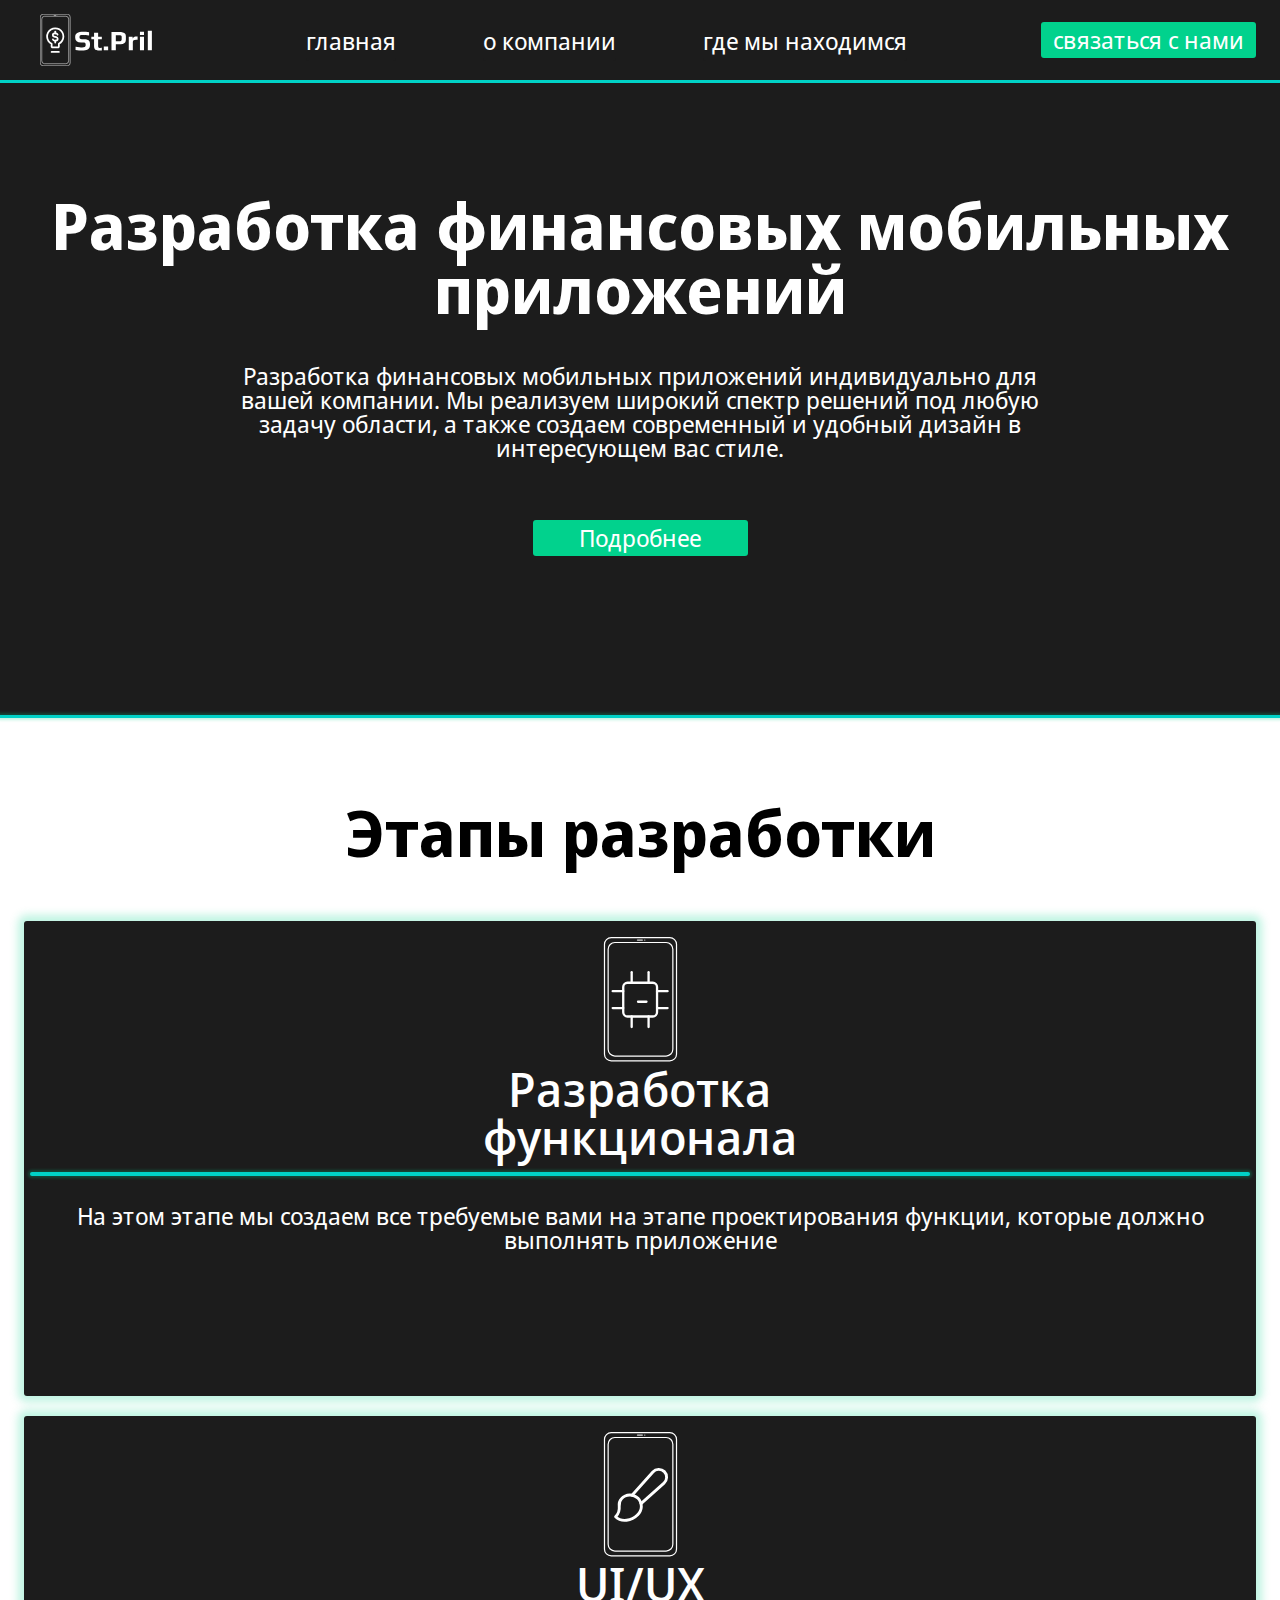
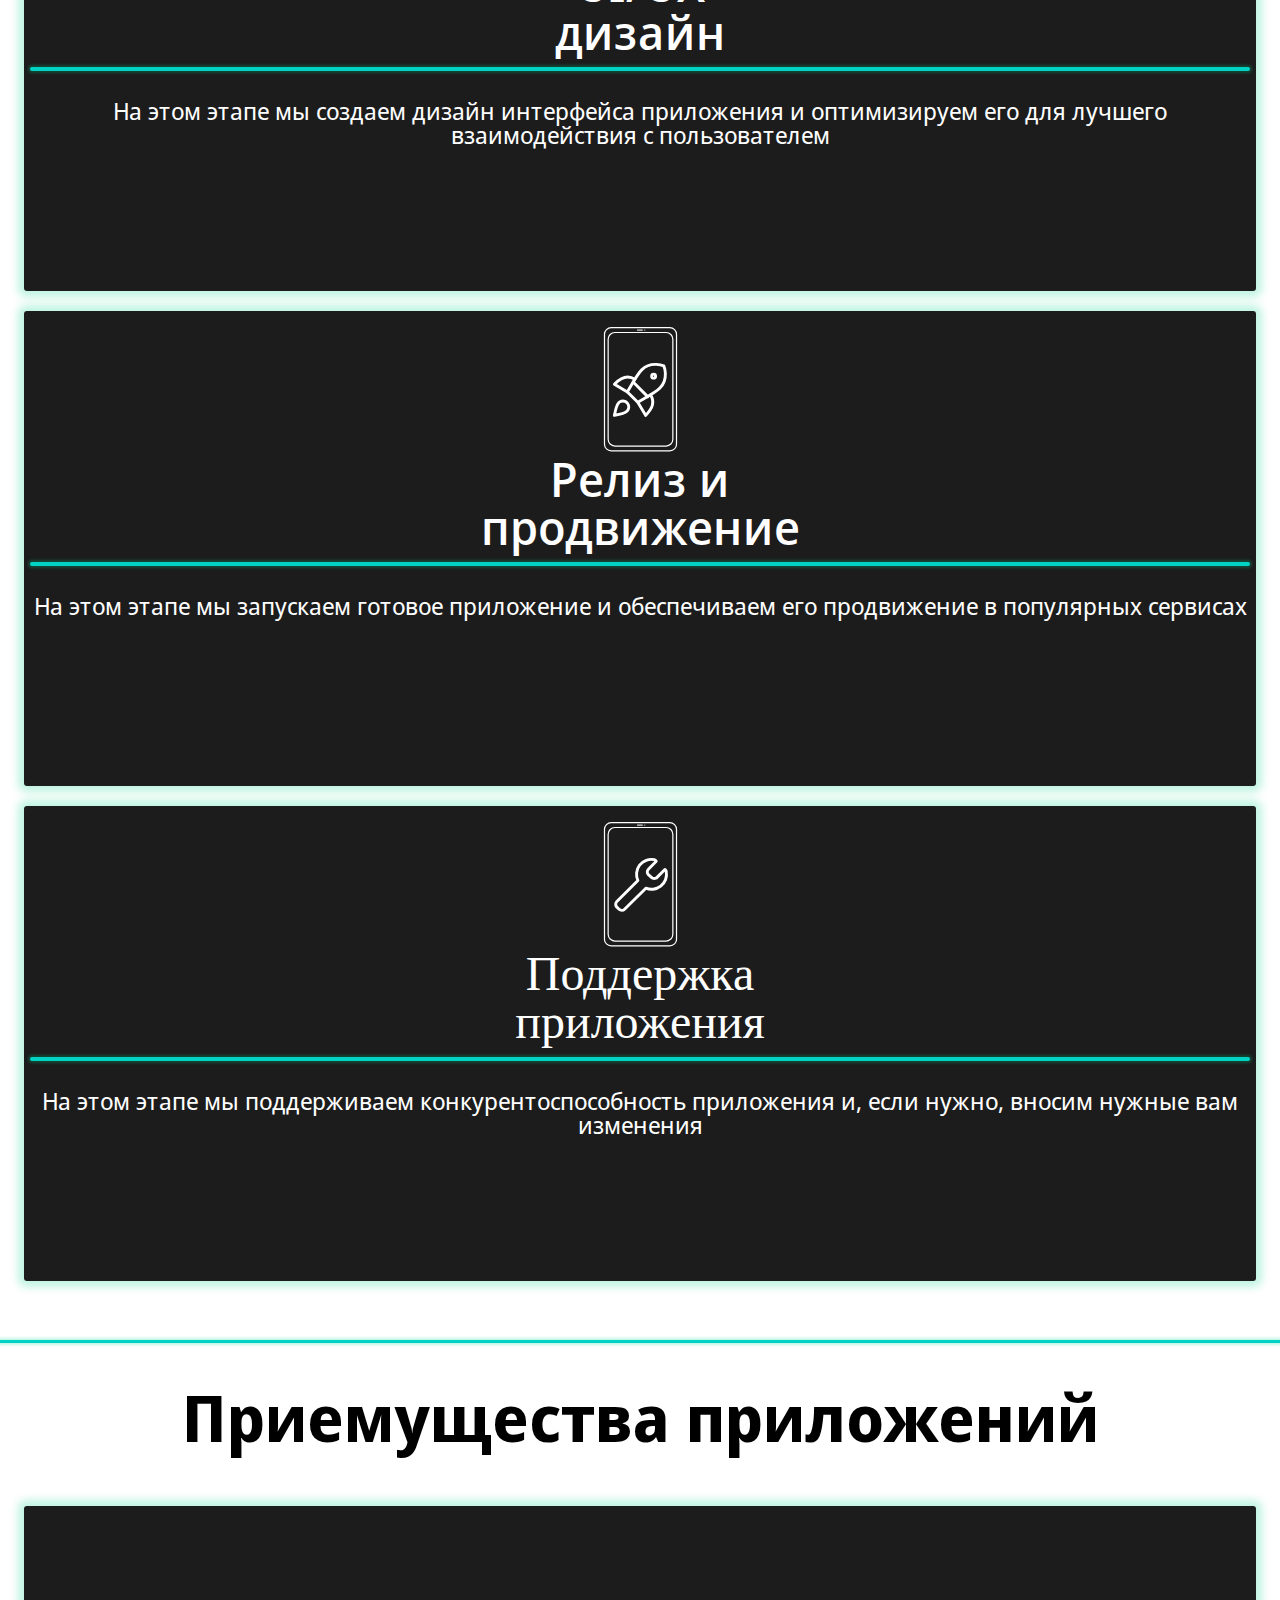
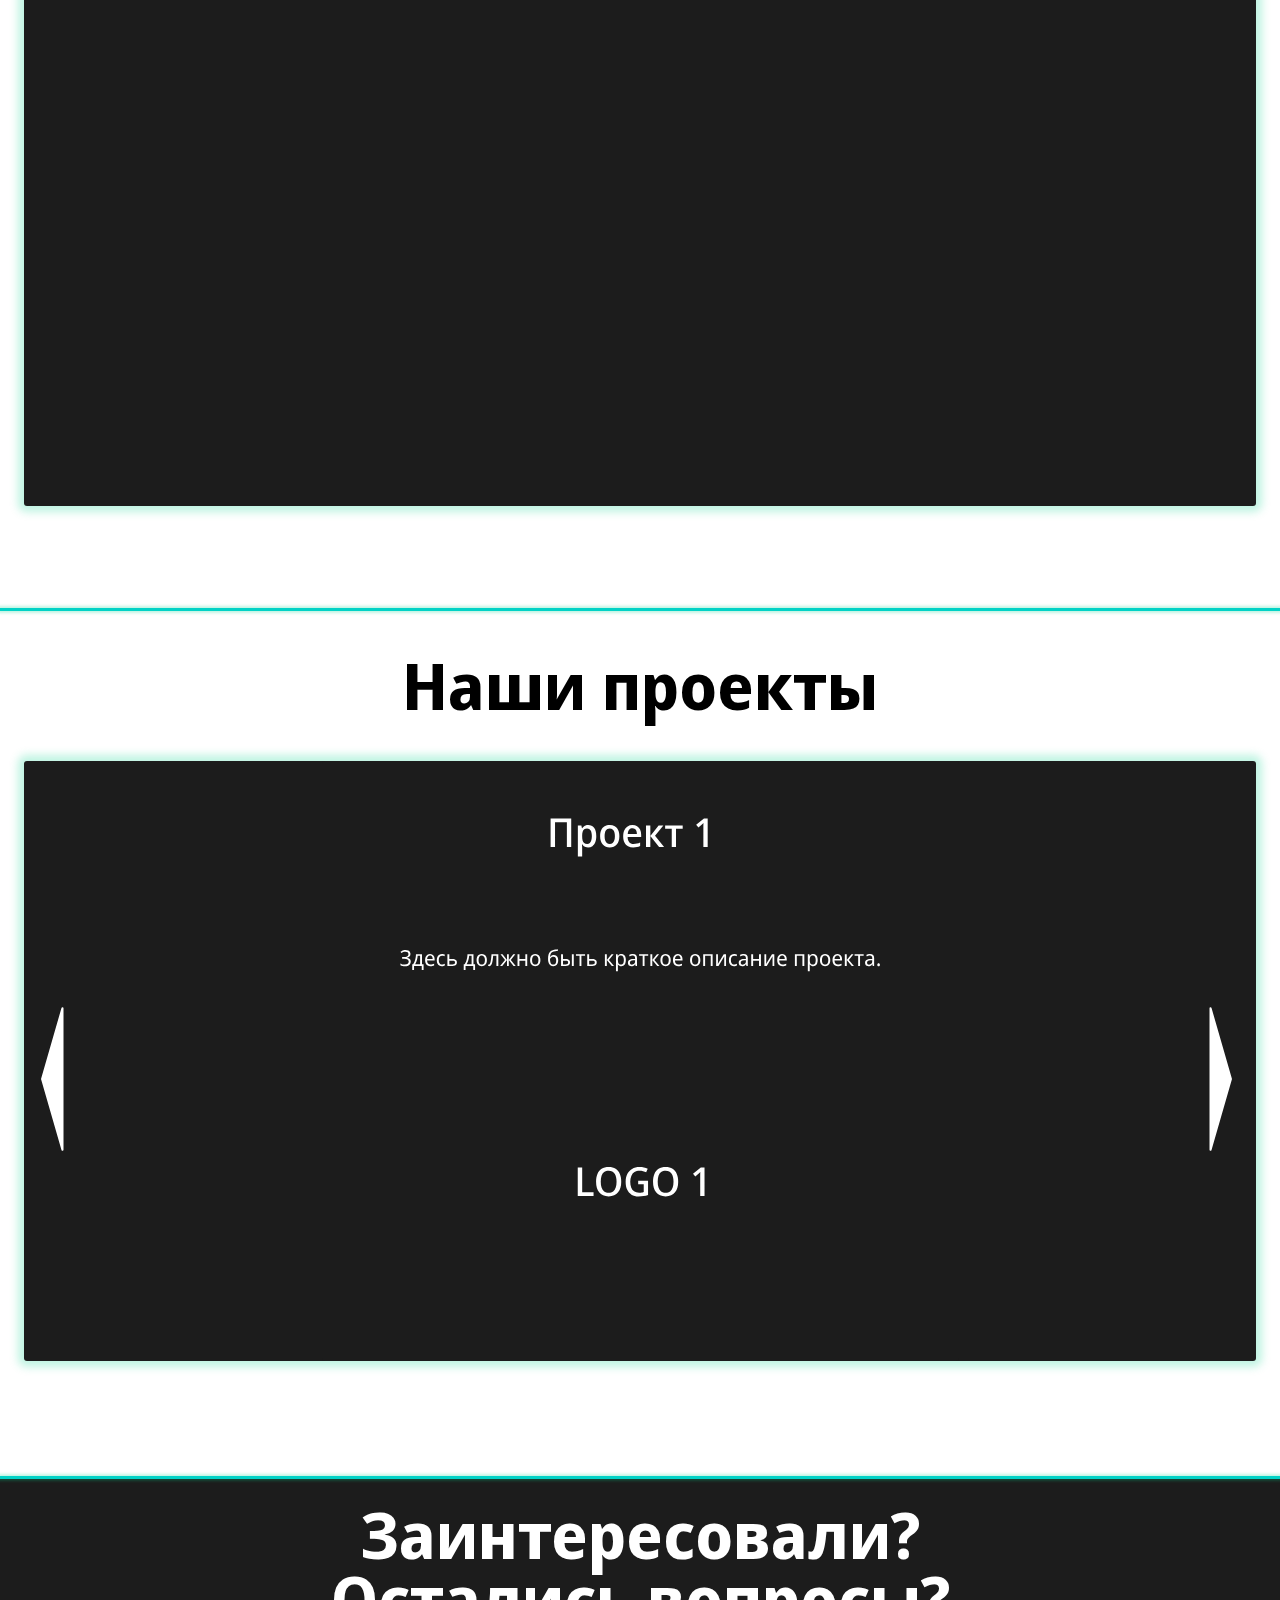
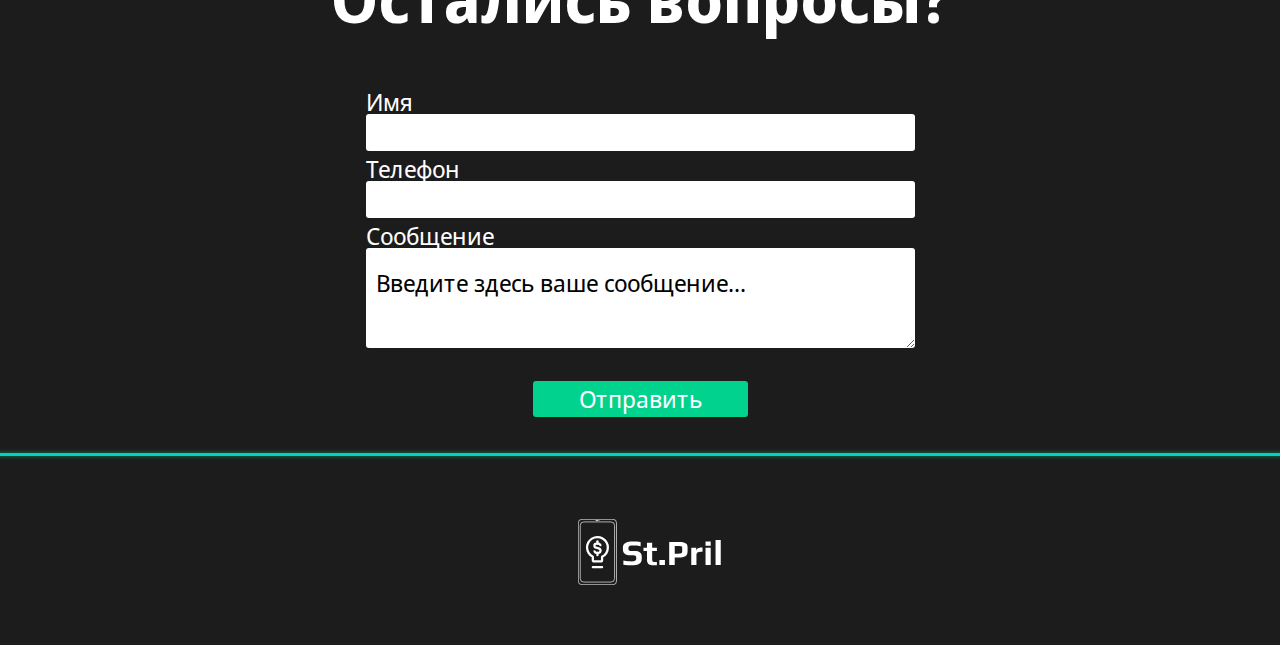
<file: index.html>
<!DOCTYPE html>
<html lang="ru">
<head>
    <meta charset="UTF-8">
    <meta name="viewport" content="width=device-width, initial-scale=1.0">
    <meta name="yandex-verification" content="72b69c9ac71cde85" />
    <title>St.Pril - главная </title>

    <!--Favicon-->
    <link rel="apple-touch-icon" sizes="180x180" href="icons/apple-touch-icon.png">
    <link rel="icon" type="image/png" sizes="32x32" href="icons/favicon-32x32.png">
    <link rel="icon" type="image/png" sizes="16x16" href="icons/favicon-16x16.png">
    <link rel="manifest" href="icons/site.webmanifest">
    <link rel="mask-icon" href="icons/safari-pinned-tab.svg" color="#5bbad5">
    <meta name="msapplication-TileColor" content="#da532c">
    <meta name="theme-color" content="#ffffff">

    <!--CSS-->
    <link rel="stylesheet" href="css/reset.css">
    <link rel="stylesheet" href="css/normalize.css">
    <link rel="stylesheet" href="css/styles.css">

</head>
<body>

    <!-- Yandex.Metrika counter -->
<script type="text/javascript" >
   (function(m,e,t,r,i,k,a){m[i]=m[i]||function(){(m[i].a=m[i].a||[]).push(arguments)};
   m[i].l=1*new Date();
   for (var j = 0; j < document.scripts.length; j++) {if (document.scripts[j].src === r) { return; }}
   k=e.createElement(t),a=e.getElementsByTagName(t)[0],k.async=1,k.src=r,a.parentNode.insertBefore(k,a)})
   (window, document, "script", "https://mc.yandex.ru/metrika/tag.js", "ym");

   ym(96713821, "init", {
        clickmap:true,
        trackLinks:true,
        accurateTrackBounce:true,
        webvisor:true,
        ecommerce:"dataLayer"
   });
</script>
<noscript><div><img src="https://mc.yandex.ru/watch/96713821" style="position:absolute; left:-9999px;" alt="" /></div></noscript>
<!-- /Yandex.Metrika counter -->

    <header>
        <!--Шапка-->
        <div class="header-logo logo"><a href="index.html"><img src="img/Logo.svg" alt="logo"></a></div>
        <nav>
            <a class="nav-item text" href="index.html">главная</a>
            <a class="nav-item text" href="about.html">о компании</a>
            <a class="nav-item text" href="location.html">где мы находимся</a>
        </nav>
        <form class="call-button" action="#footer"><button class="button text">связаться с нами</button></form>

        
    </header>
    <div class="separator"><br></div>

    <main class="index">

        
        <!--Контент-->

        <!--секция 1-->
        <section class="index__section-one">
            <div class="index__section-one__container index-container container">

                <h1 class="index__section-one__container__section-title section-title">Разработка финансовых мобильных <br>приложений </h1>
                <p class="index__section-one__container__text section-one-text text">Разработка финансовых мобильных приложений индивидуально для вашей компании. Мы реализуем широкий спектр решений под любую задачу области, а также создаем современный и удобный дизайн в интересующем вас стиле. </p>
                <div class="index__section-one__container__about-button"><form action="about.html"><button class="about-button button text">Подробнее</button></form></div>
                <div class="index__section-one__container__separator separator"></div>
           
            </div>
            
        </section>
        

        
        <!--секция 2-->
        <section class="index__section-two">
            <div class="index__section-two__container index-container container">
                <h1 class="index__section-two__container__section-title section-title">Этапы разработки</h1>
                <div class="index__section-two__container__cards-container card-container">
                    <div class="index__section-two__container__cards-container__card card">
                        <img class="index__section-two__container__cards-container__card__img card-img" src="img/develope.svg" alt="разработка">
                        <h2 class="index__section-two__container__cards-container__card__title card-title title">Разработка функционала</h2>
                        <div class="index__section-two__container__cards-container__card__separator card-separator separator"><br></div>
                        <p class="index__section-two__container__cards-container__card__text card-text text">На этом этапе мы создаем все требуемые вами на этапе проектирования функции, которые должно выполнять приложение</p>
                    </div>

                    <div class="index__section-two__container__cards-container__card card">
                        <img class="index__section-two__container__cards-container__card__img card-img" src="img/design.svg" alt="разработка">
                        <h2 class="index__section-two__container__cards-container__card__title card-title title">UI/UX <br>
                            дизайн</h2>
                        <div class="index__section-two__container__cards-container__card__separator card-separator separator"><br></div>
                        <p class="index__section-two__container__cards-container__card__text card-text text">На этом этапе мы создаем дизайн интерфейса приложения и оптимизируем его для лучшего взаимодействия с пользователем </p>
                    </div>

                    <div class="index__section-two__container__cards-container__card card">
                        <img class="index__section-two__container__cards-container__card__img card-img" src="img/release.svg" alt="разработка">
                        <h2 class="index__section-two__container__cards-container__card__title card-title title">Релиз и продвижение</h2>
                        <div class="index__section-two__container__cards-container__card__separator card-separator separator"><br></div>
                        <p class="index__section-two__container__cards-container__card__text card-text text">На этом этапе мы запускаем готовое приложение и обеспечиваем его продвижение в популярных сервисах</p>
                    </div>

                    <div class="index__section-two__container__cards-container__card card">
                        <img class="index__section-two__container__cards-container__card__img card-img" src="img/support.svg" alt="разработка">
                        <h2 class="index__section-two__container__cards-container__card__title card-title titlw">Поддержка приложения</h2>
                        <div class="index__section-two__container__cards-container__card__separator card-separator separator"><br></div>
                        <p class="index__section-two__container__cards-container__card__text card-text text">На этом этапе мы поддерживаем конкурентоспособность приложения и, если нужно, вносим нужные вам изменения</p>
                    </div>
                </div>
                
            </div>

        </section>
        <div class="separator"></div>

        
        <!--секция 3-->
        <section class="index__section-three">
            <div class="index__section-three__container index-container container">
                <h1 class="index__section-three__container__section-title section-title">Приемущества приложений</h1>
                <!--слайдер-->
                <div class="index__section-three__container__slider">
                    <div class="index__section-three__container__slider__slide slider1-slide slider1-slide1"></div>
                    <div class="index__section-three__container__slider__slide slider1-slide slider1-slide2"></div>
                    <div class="index__section-three__container__slider__slide slider1-slide slider1-slide3"></div>
                
                </div>
                <!-- -->
                
            </div>

        </section>
        <div class="separator"></div>

    
        <!--секция 4-->
        <section class="index__section-four">
            <div class="index__section-four__container index-container container">
                <h1 class="index__section-four__container__section-title section-title">Наши проекты</h1>

                <!--слайдер-->
                <div class="index__section-four__container__slider slider2">
                    
                    <input class="index__section-four__container__slider__slide slider2-slide" checked type="radio" name="s">
                    <input class="index__section-four__container__slider__slide slider2-slide" type="radio" name="s">
                    <input class="index__section-four__container__slider__slide slider2-slide" type="radio" name="s">
                    
                </div>

            </div>

        </section>

        
    </main>

 

   <!--футер-->
    <footer id="footer">
        <div class="separator"></div>
        <div class="footer-part-one">
            <h1 class="footer-part-one__footer-title section-title">Заинтересовали?<br>Остались вопросы?</h1>
            <div class="footer-part-one__call-back-form call0back-form text">
                <div class="footer-part-one__call-back-form__input-field input-field">
                    <label class="footer-part-one__call-back-form__input-field__label text">Имя<br></label>
                    <input class="footer-part-one__call-back-form__input-field__field" type="text">
                </div>
                <div class="footer-part-one__call-back-form__input-field input-field">
                    <label class="footer-part-one__call-back-form__input-field__label text">Телефон<br></label>
                    <input class="footer-part-one__call-back-form__input-field__field" type="tel">
                </div>
                <div class="footer-part-one__call-back-form__input-field input-field">
                    <label class="footer-part-one__call-back-form__input-field__label text">Сообщение<br></label>
                    <textarea class="footer-part-one__call-back-form__input-field__field message-field text" name="message" placeholder="Введите здесь ваше сообщение..."></textarea>
                    
                </div>
                <div class="footer-part-one__call-back-form__send-button"><button class="send-button button">Отправить</button></div>
    
            </div>
        </div>

        <div class="footer-part-two">
            <div class="separator"></div>
            <div class="footer-part-two__footer-logo logo"><a href="index.html"><img class="footer-part-two__footer-logo__logo-image logo-image" src="img/Logo.svg" alt="logo"></a></div>
            
        </div>
    </footer>
    
    
</body>
</html>
</file>
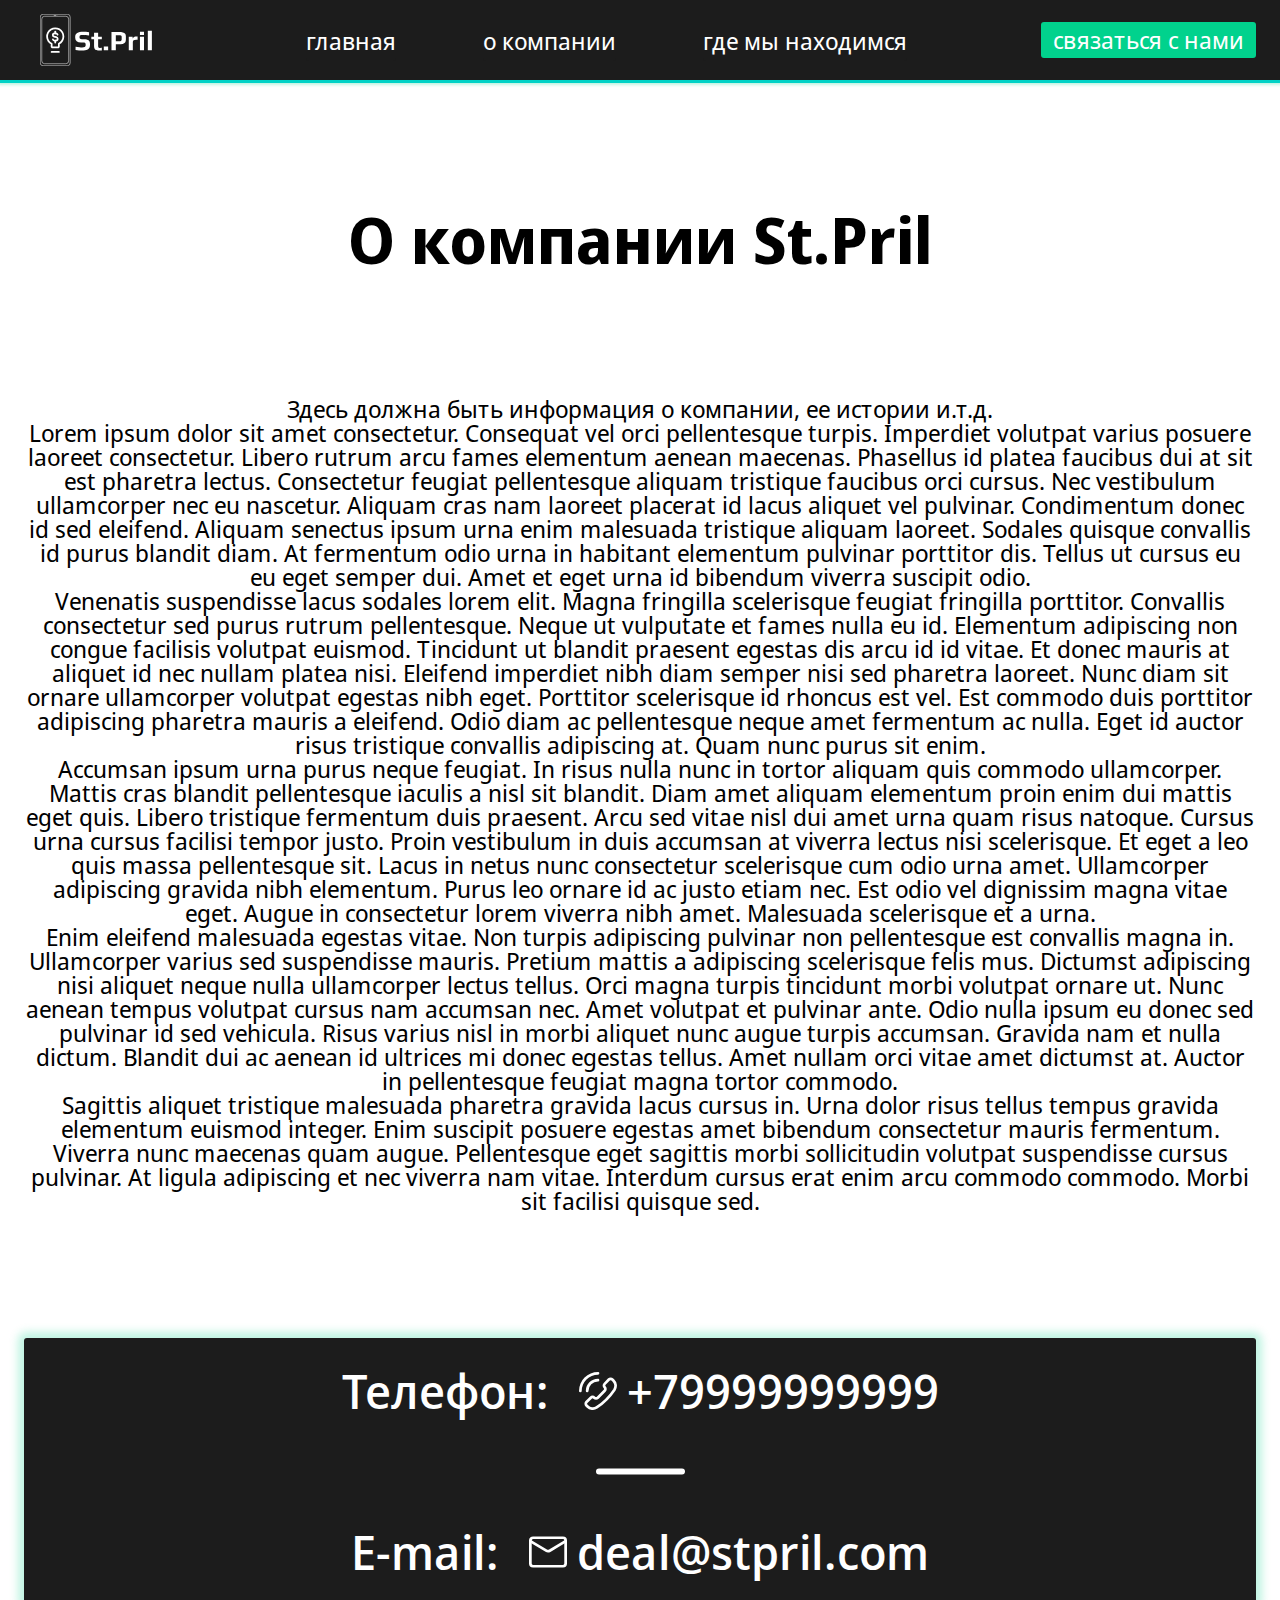
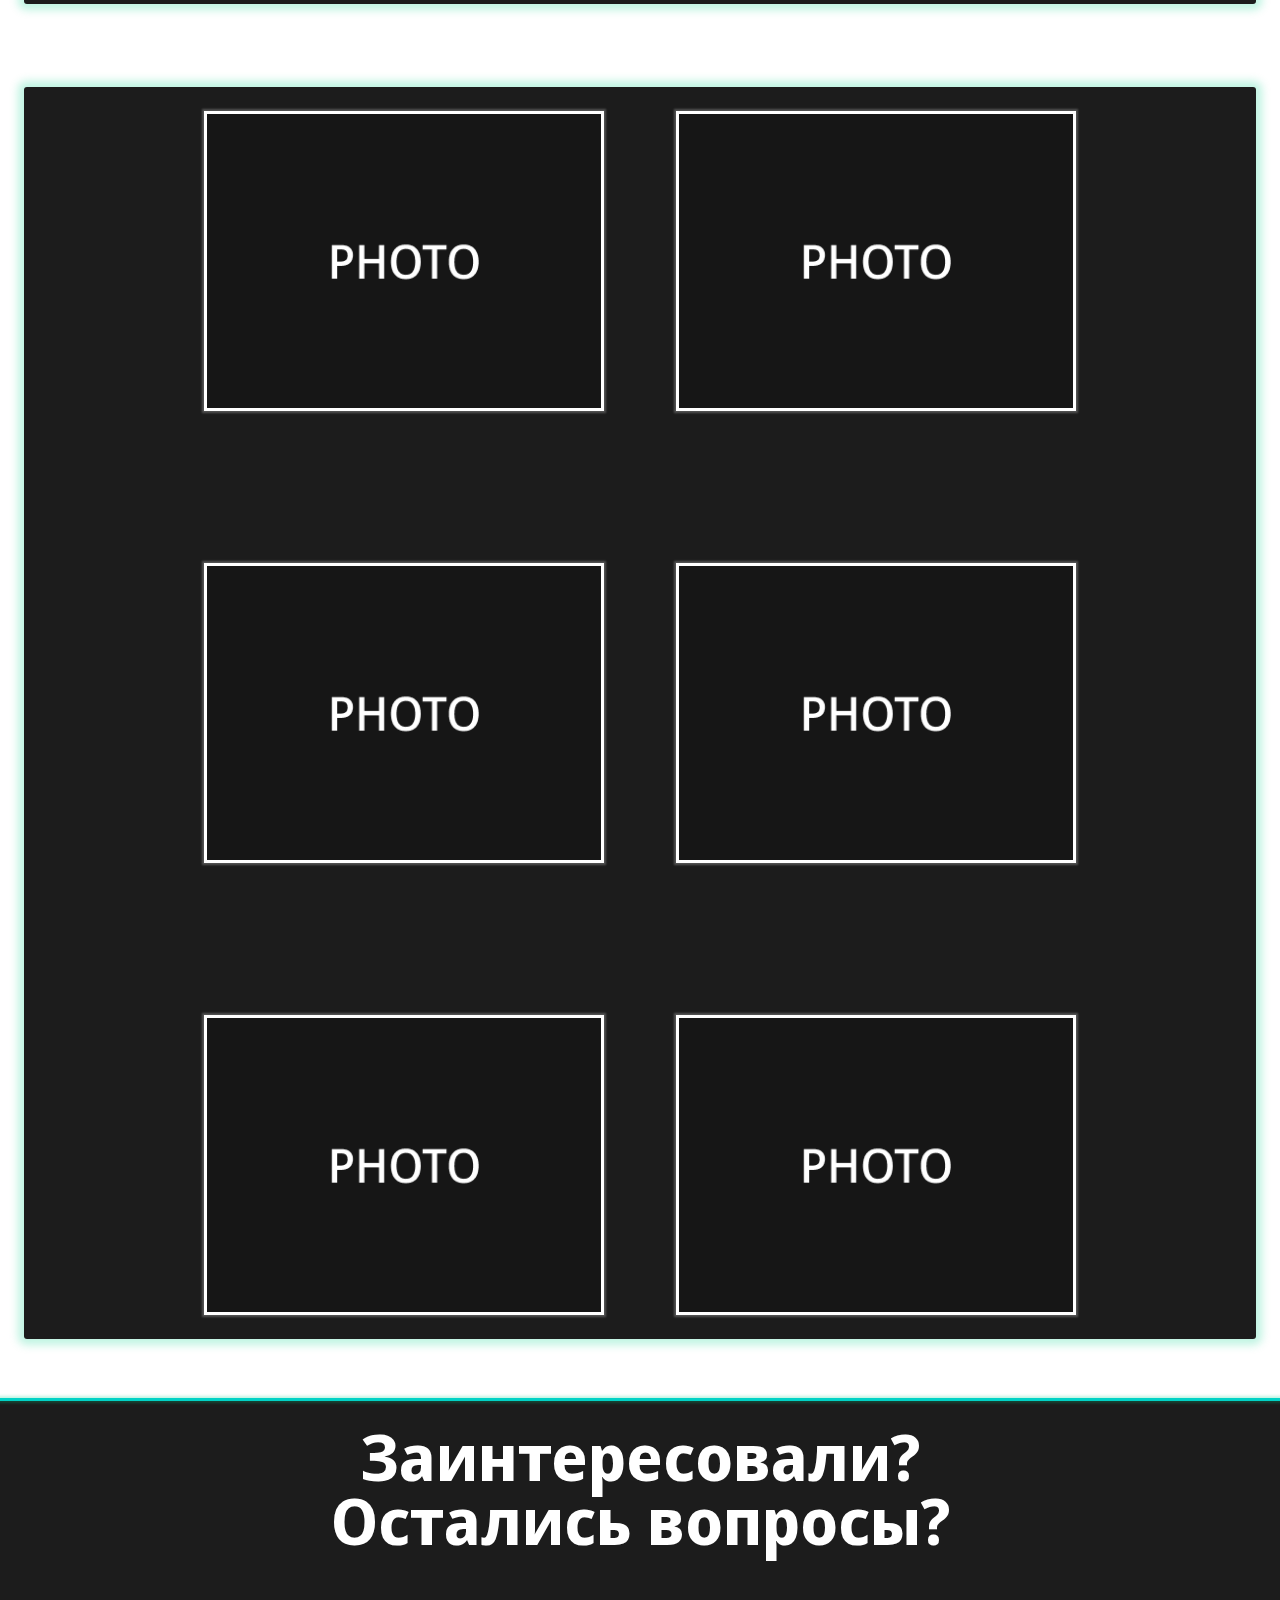
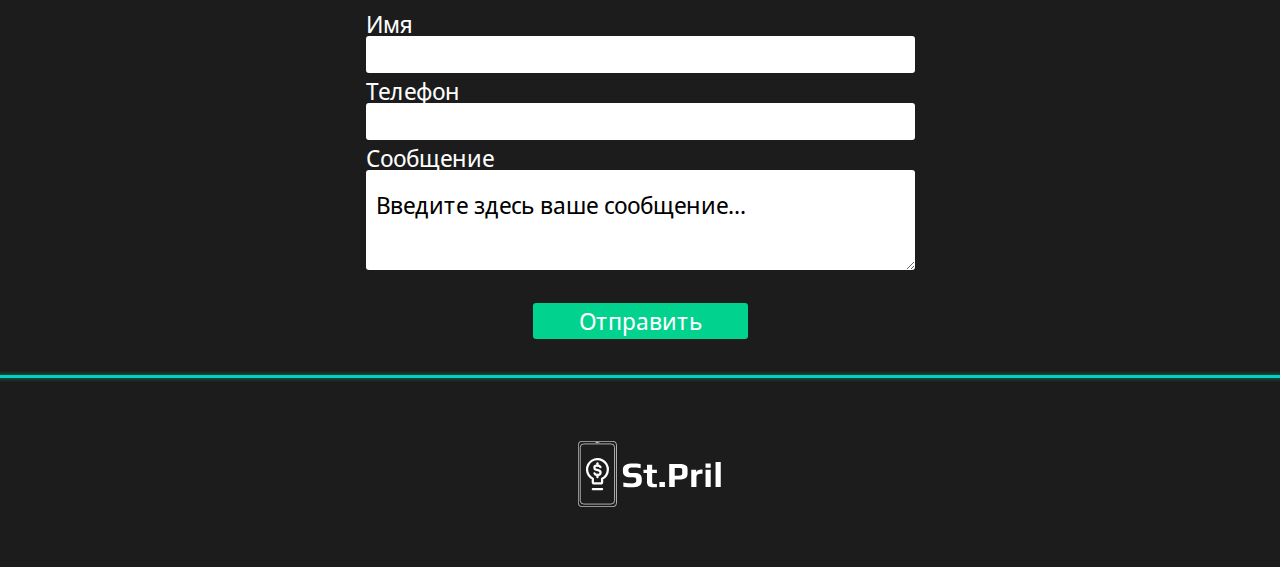
<file: about.html>
<!DOCTYPE html>
<html lang="ru">
<head>
    <meta charset="UTF-8">
    <meta name="viewport" content="width=device-width, initial-scale=1.0">
    <title>St.Pril - о компании</title>

    <!--Favicon-->
    <link rel="apple-touch-icon" sizes="180x180" href="icons/apple-touch-icon.png">
    <link rel="icon" type="image/png" sizes="32x32" href="icons/favicon-32x32.png">
    <link rel="icon" type="image/png" sizes="16x16" href="icons/favicon-16x16.png">
    <link rel="manifest" href="icons/site.webmanifest">
    <link rel="mask-icon" href="icons/safari-pinned-tab.svg" color="#5bbad5">
    <meta name="msapplication-TileColor" content="#da532c">
    <meta name="theme-color" content="#ffffff">

    <!--CSS-->
    <link rel="stylesheet" href="css/reset.css">
    <link rel="stylesheet" href="css/normalize.css">
    <link rel="stylesheet" href="css/styles.css">

</head>
<body>

    <header>
        <!--Шапка-->
        <div class="header-logo logo"><a href="index.html"><img src="img/Logo.svg" alt="logo"></a></div>
        <nav>
            <a class="nav-item text" href="index.html">главная</a>
            <a class="nav-item text" href="about.html">о компании</a>
            <a class="nav-item text" href="location.html">где мы находимся</a>
        </nav>
        <form class="call-button" action="#footer"><button class="button text">связаться с нами</button></form>

        
    </header>
    <div class="separator"><br></div>
        

    <main class="about">
        <!--Контент-->

        <section class="about__section-one">
            <div class="about__section-one__container about-container container">

                <h2 class="about__section-one__container__title section-title">О компании St.Pril</h2>
                <article class="about__section-one__container__text text">
                    <strong>Здесь должна быть информация о компании, ее истории и.т.д.</strong> <br>

                    Lorem ipsum dolor sit amet consectetur. Consequat vel orci pellentesque turpis. Imperdiet volutpat varius posuere laoreet consectetur. Libero rutrum arcu fames elementum aenean maecenas. Phasellus id platea faucibus dui at sit est pharetra lectus. Consectetur feugiat pellentesque aliquam tristique faucibus orci cursus. Nec vestibulum ullamcorper nec eu nascetur. Aliquam cras nam laoreet placerat id lacus aliquet vel pulvinar. Condimentum donec id sed eleifend. Aliquam senectus ipsum urna enim malesuada tristique aliquam laoreet. Sodales quisque convallis id purus blandit diam. At fermentum odio urna in habitant elementum pulvinar porttitor dis. Tellus ut cursus eu eu eget semper dui. Amet et eget urna id bibendum viverra suscipit odio. <br>
                        
                    Venenatis suspendisse lacus sodales lorem elit. Magna fringilla scelerisque feugiat fringilla porttitor. Convallis consectetur sed purus rutrum pellentesque. Neque ut vulputate et fames nulla eu id. Elementum adipiscing non congue facilisis volutpat euismod. Tincidunt ut blandit praesent egestas dis arcu id id vitae. Et donec mauris at aliquet id nec nullam platea nisi. Eleifend imperdiet nibh diam semper nisi sed pharetra laoreet. Nunc diam sit ornare ullamcorper volutpat egestas nibh eget. Porttitor scelerisque id rhoncus est vel. Est commodo duis porttitor adipiscing pharetra mauris a eleifend. Odio diam ac pellentesque neque amet fermentum ac nulla. Eget id auctor risus tristique convallis adipiscing at. Quam nunc purus sit enim. <br>

                    Accumsan ipsum urna purus neque feugiat. In risus nulla nunc in tortor aliquam quis commodo ullamcorper. Mattis cras blandit pellentesque iaculis a nisl sit blandit. Diam amet aliquam elementum proin enim dui mattis eget quis. Libero tristique fermentum duis praesent. Arcu sed vitae nisl dui amet urna quam risus natoque. Cursus urna cursus facilisi tempor justo. Proin vestibulum in duis accumsan at viverra lectus nisi scelerisque. Et eget a leo quis massa pellentesque sit. Lacus in netus nunc consectetur scelerisque cum odio urna amet. Ullamcorper adipiscing gravida nibh elementum. Purus leo ornare id ac justo etiam nec. Est odio vel dignissim magna vitae eget. Augue in consectetur lorem viverra nibh amet. Malesuada scelerisque et a urna. <br>

                    Enim eleifend malesuada egestas vitae. Non turpis adipiscing pulvinar non pellentesque est convallis magna in. Ullamcorper varius sed suspendisse mauris. Pretium mattis a adipiscing scelerisque felis mus. Dictumst adipiscing nisi aliquet neque nulla ullamcorper lectus tellus. Orci magna turpis tincidunt morbi volutpat ornare ut. Nunc aenean tempus volutpat cursus nam accumsan nec. Amet volutpat et pulvinar ante. Odio nulla ipsum eu donec sed pulvinar id sed vehicula. Risus varius nisl in morbi aliquet nunc augue turpis accumsan. Gravida nam et nulla dictum. Blandit dui ac aenean id ultrices mi donec egestas tellus. Amet nullam orci vitae amet dictumst at. Auctor in pellentesque feugiat magna tortor commodo. <br>

                    Sagittis aliquet tristique malesuada pharetra gravida lacus cursus in. Urna dolor risus tellus tempus gravida elementum euismod integer. Enim suscipit posuere egestas amet bibendum consectetur mauris fermentum. Viverra nunc maecenas quam augue. Pellentesque eget sagittis morbi sollicitudin volutpat suspendisse cursus pulvinar. At ligula adipiscing et nec viverra nam vitae. Interdum cursus erat enim arcu commodo commodo. Morbi sit facilisi quisque sed. 
                </article>


                <div class="about__section-one__container__contacts contacts">
                    <div class="about__section-one__container__contacts__container contacts-container">

                        <div class="about__section-one__container__contacts__container__phone">

                            <h2 class="about__section-one__container__contacts__container__phone__title title">Телефон:</h2>
                            <img class="about__section-one__container__contacts__container__phone__icon" src="icons/phone.svg" alt="phone">
                            <h2 class="about__section-one__container__contacts__container__phone__number title">+79999999999</h2>
    
                        </div>
    
                        <div class="about__section-one__container__contacts__container__separator contacts-separator">
                            <img src="icons/contacts-separator.svg" alt="">
                        </div>
    
                        <div class="about__section-one__container__contacts__container__mail">
    
                            <h2 class="about__section-one__container__contacts__container__mail__title title">E-mail:</h2>
                            <img class="about__section-one__container__contacts__container__mail__icon" src="icons/mail.svg" alt="phone">
                            <h2 class="about__section-one__container__contacts__container__mail__address title">deal@stpril.com</h2>
    
                        </div>


                    </div>


                </div>

                <div class="about__section-one__container__photos">
                    <div class="about__section-one__container__photos__container">
                        <img class="about__section-one__container__photos__container__photo" src="img/photo1.png" alt="фото 1">
                        <img class="about__section-one__container__photos__container__photo" src="img/photo2.png" alt="фото 2">
                        <img class="about__section-one__container__photos__container__photo" src="img/photo3.png" alt="фото 3">
                        <img class="about__section-one__container__photos__container__photo" src="img/photo4.png" alt="фото 4">
                        <img class="about__section-one__container__photos__container__photo" src="img/photo5.png" alt="фото 5">
                        <img class="about__section-one__container__photos__container__photo" src="img/photo6.png" alt="фото 6">
                    </div>

                </div>
            </div>

        </section>

    </main>

   <!--футер-->
   <footer id="footer">

    <div class="separator"></div>
    <div class="footer-part-one">
        <h2 class="footer-part-one__footer-title section-title">Заинтересовали?<br>Остались вопросы?</h2>
        <div class="footer-part-one__call-back-form call0back-form text">
            <div class="footer-part-one__call-back-form__input-field input-field">
                <label class="footer-part-one__call-back-form__input-field__label text">Имя<br></label>
                <input class="footer-part-one__call-back-form__input-field__field" type="text">
            </div>
            <div class="footer-part-one__call-back-form__input-field input-field">
                <label class="footer-part-one__call-back-form__input-field__label text">Телефон<br></label>
                <input class="footer-part-one__call-back-form__input-field__field" type="tel">
            </div>
            <div class="footer-part-one__call-back-form__input-field input-field">
                <label class="footer-part-one__call-back-form__input-field__label text">Сообщение<br></label>
                <textarea class="footer-part-one__call-back-form__input-field__field message-field text" name="message" placeholder="Введите здесь ваше сообщение..."></textarea>
                
            </div>
            <div class="footer-part-one__call-back-form__send-button"><button class="send-button button">Отправить</button></div>

        </div>
    </div>

    <div class="footer-part-two">
        <div class="separator"></div>
        <div class="footer-part-two__footer-logo logo"><a href="index.html"><img class="footer-part-two__footer-logo__logo-image logo-image" src="img/Logo.svg" alt="logo"></a></div>
        
    </div>
    </footer>
    
    
</body>
</html>
</file>
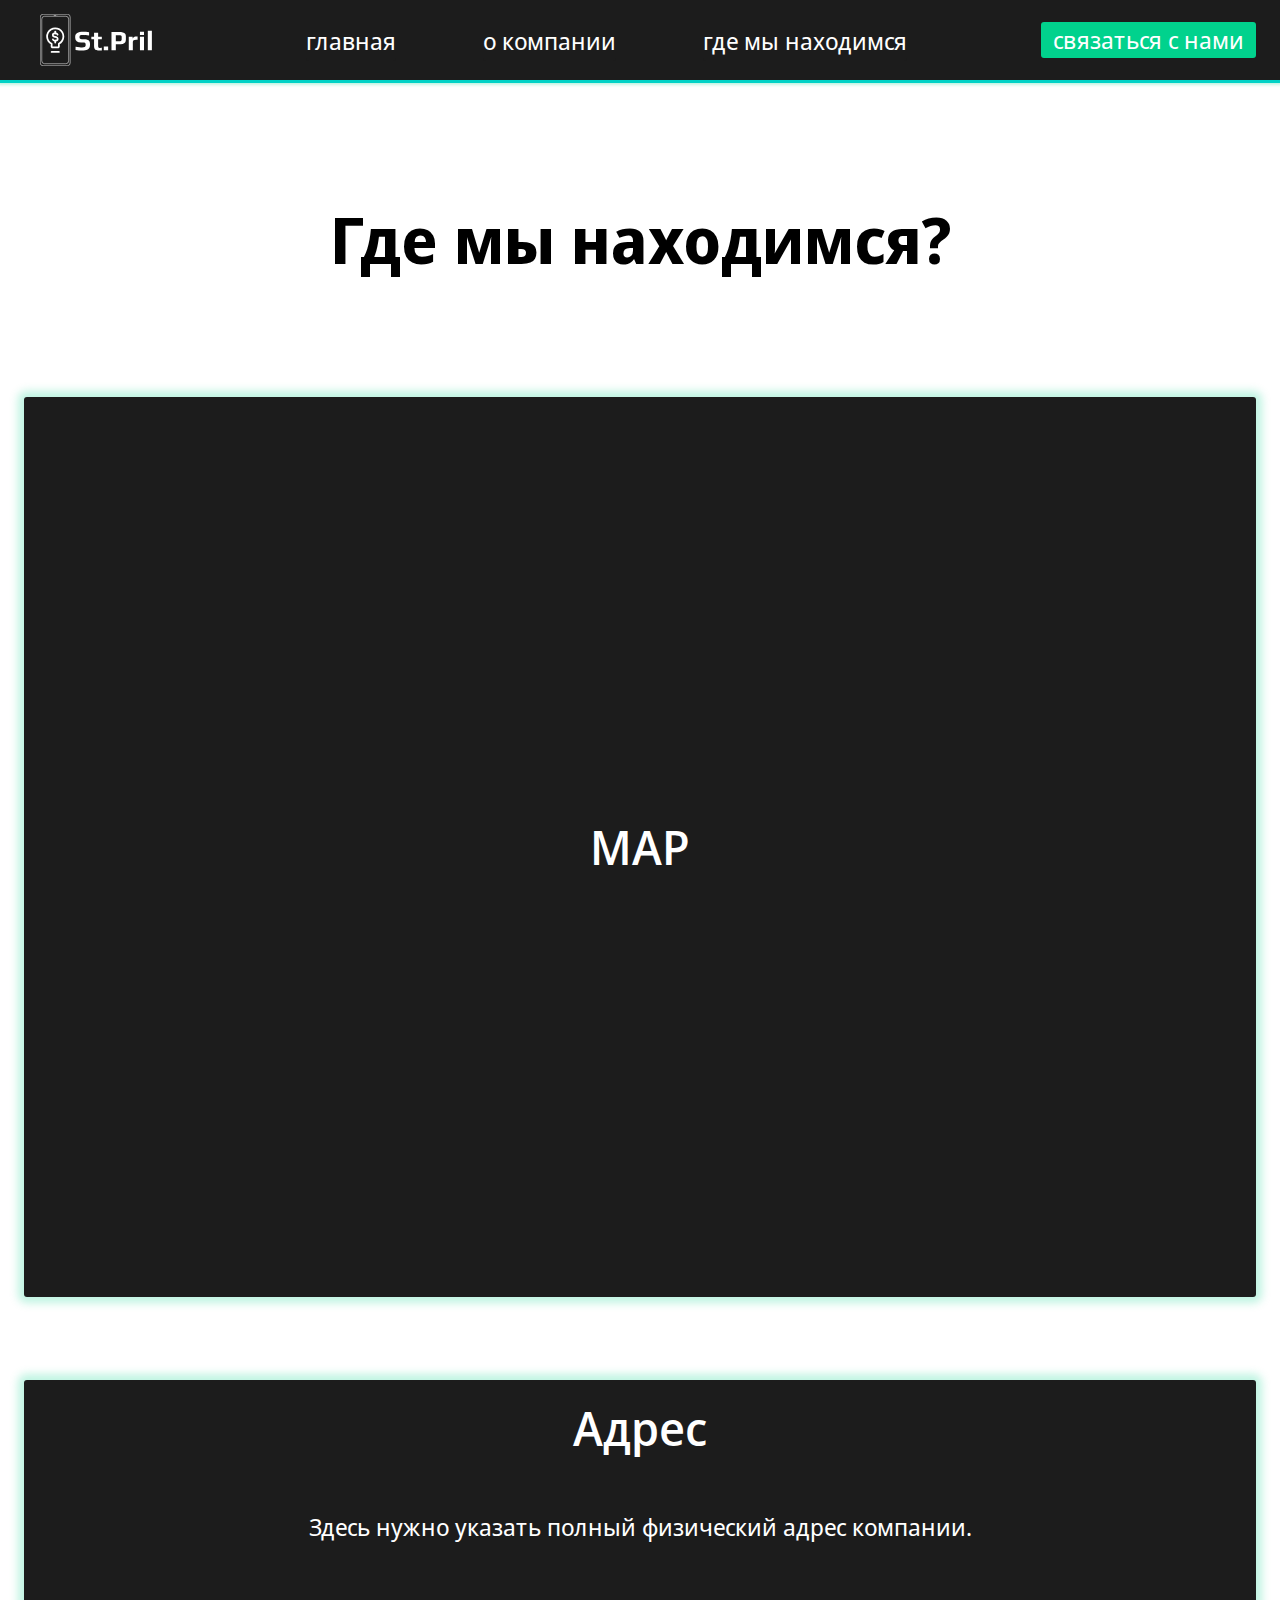
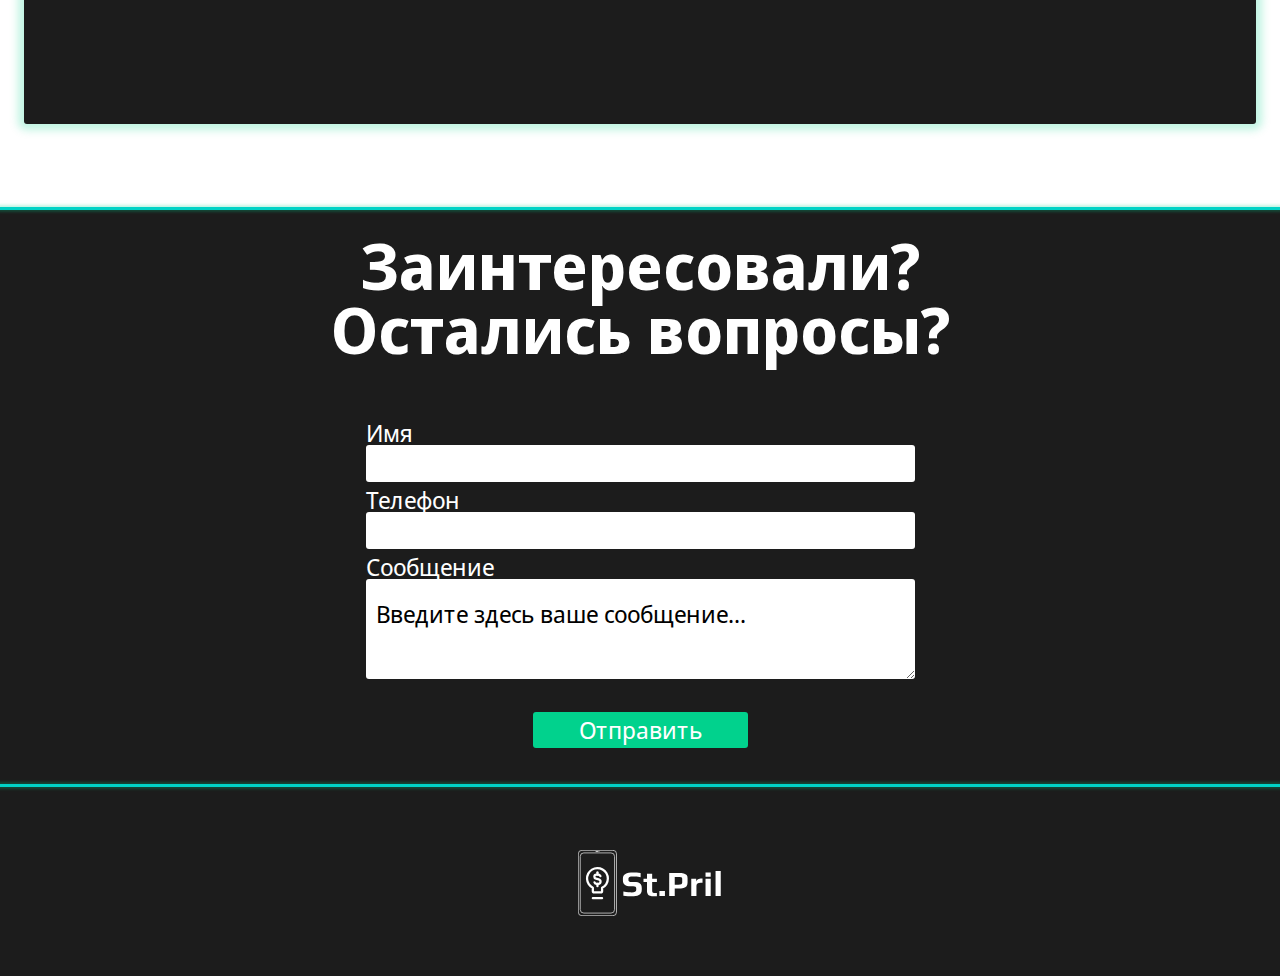
<file: location.html>
<!DOCTYPE html>
<html lang="ru">
<head>
    <meta charset="UTF-8">
    <meta name="viewport" content="width=device-width, initial-scale=1.0">
    <title>St.Pril - где мы находимся</title>


    <!--Favicon-->
    <link rel="apple-touch-icon" sizes="180x180" href="icons/apple-touch-icon.png">
    <link rel="icon" type="image/png" sizes="32x32" href="icons/favicon-32x32.png">
    <link rel="icon" type="image/png" sizes="16x16" href="icons/favicon-16x16.png">
    <link rel="manifest" href="icons/site.webmanifest">
    <link rel="mask-icon" href="icons/safari-pinned-tab.svg" color="#5bbad5">
    <meta name="msapplication-TileColor" content="#da532c">
    <meta name="theme-color" content="#ffffff">

    <!--CSS-->
    <link rel="stylesheet" href="css/reset.css">
    <link rel="stylesheet" href="css/normalize.css">
    <link rel="stylesheet" href="css/styles.css">

    <!--Open Street Map-->





</head>
<body>

    <header>
        <!--Шапка-->
        <div class="header-logo logo"><a href="index.html"><img src="img/Logo.svg" alt="logo"></a></div>
        <nav>
            <a class="nav-item text" href="index.html">главная</a>
            <a class="nav-item text" href="about.html">о компании</a>
            <a class="nav-item text" href="location.html">где мы находимся</a>
        </nav>
        <form class="call-button" action="#footer"><button class="button text">связаться с нами</button></form>

        
    </header>
    <div class="separator"><br></div>

    <main class="index">

  

    <main class="location">
        <!--Контент-->

        <section class="location__section-one">

            <div class="location__section-one__container location-container container">
                <div class="location__section-one__container__title section-title">Где мы находимся?</div>
                <div class="location__section-one__container__map map">

                    <p class="location__section-one__container__map__no-map-title title">MAP</p>
                    
                    <!--Карта (Open Street Map)-->
                </div>

                <div class="location__section-one__container__address">
                    <div class="location__section-one__container__address__container">

                        <h2 class="location__section-one__container__address__container__title title">Адрес</h2>
                        <address class="text">Здесь нужно указать полный физический адрес компании.</address>


                    </div>

                </div>
            </div>    

        </section>

    </main>

   <!--футер-->
   <footer id="footer">
    <div class="separator"></div>
    <div class="footer-part-one">
        <h1 class="footer-part-one__footer-title section-title">Заинтересовали?<br>Остались вопросы?</h1>
        <div class="footer-part-one__call-back-form call0back-form text">
            <div class="footer-part-one__call-back-form__input-field input-field">
                <label class="footer-part-one__call-back-form__input-field__label text">Имя<br></label>
                <input class="footer-part-one__call-back-form__input-field__field" type="text">
            </div>
            <div class="footer-part-one__call-back-form__input-field input-field">
                <label class="footer-part-one__call-back-form__input-field__label text">Телефон<br></label>
                <input class="footer-part-one__call-back-form__input-field__field" type="tel">
            </div>
            <div class="footer-part-one__call-back-form__input-field input-field">
                <label class="footer-part-one__call-back-form__input-field__label text">Сообщение<br></label>
                <textarea class="footer-part-one__call-back-form__input-field__field message-field text" name="message" placeholder="Введите здесь ваше сообщение..."></textarea>
                
            </div>
            <div class="footer-part-one__call-back-form__send-button"><button class="send-button button">Отправить</button></div>

        </div>
    </div>

    <div class="footer-part-two">
        <div class="separator"></div>
        <div class="footer-part-two__footer-logo logo"><a href="index.html"><img class="footer-part-two__footer-logo__logo-image logo-image" src="img/Logo.svg" alt="logo"></a></div>
        
    </div>
    </footer>
    
    
</body>
</html>
</file>
<file: css/styles.css>
@font-face {
  font-family: "Noto Sans(section title)";
  src: url("../fonts/NotoSansDisplay-Bold.woff2") format("woff2");
  font-weight: 700;
}
@font-face {
  font-family: "Noto Sans(title)";
  src: url("../fonts/NotoSansDisplay-Medium.woff2") format("woff2");
  font-weight: 500;
}
@font-face {
  font-family: "Noto Sans(text)";
  src: url("../fonts/NotoSansDisplay-Regular.woff2") format("woff2");
  font-weight: 400;
}
.text {
  font-family: "Noto Sans(text)";
  font-size: 24px;
}

.title {
  font-family: "Noto Sans(title)", sans-serif;
  font-size: 48px;
}

.section-title {
  font-family: "Noto Sans(section title)", sans-serif;
  font-size: 64px;
  text-align: center;
}

* {
  margin: 0;
  padding: 0;
  box-sizing: border-box;
}

main {
  min-height: 750px;
  width: 100%;
}

header, footer {
  background: #1c1c1c;
  color: white;
  display: flex;
  position: relative;
}

header {
  min-height: 80px;
  width: 100%;
  flex-shrink: 0;
  justify-content: space-between;
}

.logo {
  display: flex;
  width: 147.839px;
  height: 66px;
  align-self: center;
  margin-left: 24px;
}

.logo:hover {
  cursor: pointer;
}

.header-logo {
  padding-right: 0px;
  justify-content: center;
  gap: 2.096px;
  flex-shrink: 0;
  padding-top: 7px;
  padding-bottom: 7px;
}

.header-logo a {
  display: flex;
  align-content: center;
}

nav {
  display: inline-flex;
  height: 34px;
  align-self: center;
  gap: 87px;
  flex-shrink: 0;
}
nav .nav-item {
  display: inline-flex;
  text-decoration: none;
  color: white;
  justify-content: space-between;
  align-self: center;
  padding-bottom: 5px;
  padding-top: 9px;
  border-bottom: 3px solid #1c1c1c;
  border-radius: 3px;
}
nav .nav-item:hover {
  cursor: pointer;
  border-bottom-color: white;
}

footer {
  flex-direction: column;
  min-height: 551px;
  width: 100%;
}

.footer-part-one {
  min-height: 551px;
}
.footer-part-one__footer-title {
  text-align: center;
  margin-top: 24px;
  margin-left: 24px;
  margin-right: 24px;
  margin-bottom: 53px;
}
.footer-part-one__call-back-form {
  display: flex;
  flex-direction: column;
  align-items: center;
  margin: 0 24px;
}
.footer-part-one__call-back-form__input-field {
  margin-top: 6px;
}
.footer-part-one__call-back-form__input-field__label {
  line-height: 24px;
}
.footer-part-one__call-back-form__input-field__field {
  width: 549px;
  height: 37px;
  flex-shrink: 0;
  border: none;
  border-radius: 3px;
}
.footer-part-one__call-back-form__input-field .message-field {
  width: 549px;
  height: 100px;
}
.footer-part-one__call-back-form__input-field .message-field::-moz-placeholder {
  color: black;
  padding-left: 10px;
  padding-top: 21px;
}
.footer-part-one__call-back-form__input-field .message-field::placeholder {
  color: black;
  padding-left: 10px;
  padding-top: 21px;
}
.footer-part-one__call-back-form__send-button {
  margin-top: 30px;
  margin-bottom: 36px;
}

.footer-part-two {
  display: flex;
  flex-direction: column;
  min-height: 192px;
}
.footer-part-two__footer-logo {
  margin-top: 63px;
  margin-top: 63px;
  flex-direction: column;
  align-self: center;
  justify-self: center;
}

.button {
  width: 215px;
  height: 36px;
  background: #01D28D;
  border: none;
  border-radius: 3px;
  color: white;
}

.button:hover {
  cursor: pointer;
}

.call-button {
  flex-shrink: 0;
  margin-right: 24px;
  margin-top: 22px;
  margin-bottom: 22px;
}

button a {
  width: 100%;
  height: 100%;
}

.separator {
  background: #01D2C6;
  box-shadow: 0px 0px 3px 2px rgba(1, 210, 141, 0.25);
  height: 3px;
  flex-shrink: 0;
  width: 100%;
}

.index__section-one__container {
  background: #1c1c1c;
  color: white;
  flex-shrink: 0;
}
.index__section-one__container__section-title {
  display: flex;
  flex-direction: column;
  justify-content: center;
  flex-shrink: 0;
  margin: 0;
  padding-top: 111px;
  margin-bottom: 42px;
}
.index__section-one__container__text {
  margin-left: 220px;
  margin-right: 220px;
  text-align: center;
}
.index__section-one__container__about-button {
  display: flex;
  justify-content: center;
  margin-top: 60px;
  margin-bottom: 159px;
}
.index__section-two__container {
  min-height: 669px;
}
.index__section-two__container__section-title {
  margin-top: 83px;
  margin-bottom: 56px;
}
.index__section-two__container__cards-container {
  display: flex;
  justify-content: center;
  gap: 20px;
  margin-left: 24px;
  margin-right: 24px;
  color: white;
}
.index__section-two__container__cards-container__card {
  display: flex;
  flex-direction: column;
  align-items: center;
  text-align: center;
  width: 333px;
  min-height: 447px;
  flex-shrink: 0;
  overflow: hidden;
  border-radius: 3px;
  background: #1C1C1C;
  box-shadow: 0px 0px 8px 6px rgba(1, 210, 141, 0.25);
}
.index__section-two__container__cards-container__card__img {
  width: 75px;
  height: 125px;
  flex-shrink: 0;
  display: flex;
  justify-content: center;
  margin-top: 16px;
  margin-bottom: 3px;
}
.index__section-two__container__cards-container__card__title {
  font-size: 48px;
  margin-left: 6px;
  margin-right: 6px;
  width: 323px;
  height: 107px;
}
.index__section-two__container__cards-container__card__separator {
  width: 325px;
  height: 4px;
  display: flex;
  border-radius: 3px;
  justify-content: center;
  margin-left: 6px;
  margin-right: 6px;
}
.index__section-two__container__cards-container__card__text {
  width: 333px;
  height: 192px;
  font-size: 24px;
  margin-bottom: 0;
  line-height: 24px;
  margin-top: 28px;
  padding-left: 6px;
  padding-right: 6px;
}
.index__section-two__container__cards-container__card:hover {
  box-shadow: 0px 0px 6px 9px rgba(1, 210, 141, 0.5);
}
.index__section-three__container {
  min-height: 822px;
}
.index__section-three__container__slider {
  color: white;
  justify-content: center;
  margin-left: 24px;
  margin-right: 24px;
  margin-top: 56px;
  min-height: 600px;
  border-radius: 3px;
  background: #1C1C1C;
  box-shadow: 0px 0px 8px 6px rgba(1, 210, 141, 0.25);
  overflow: hidden;
  position: relative;
}
.index__section-three__container__slider__slide {
  width: 100%;
  height: 600px;
  position: absolute;
  top: 0;
  right: 0;
  animation: slider1 12s infinite;
  transform: translateX(100%);
}
.index__section-three__container__slider .slider1-slide1 {
  background: url("../img/convinient.svg");
  background-repeat: no-repeat;
  background-position: center;
  z-index: 4;
}
.index__section-three__container__slider .slider1-slide2 {
  background: url("../img/speed.svg");
  z-index: 3;
  animation-delay: 4s;
  background-repeat: no-repeat;
  background-position: center;
}
.index__section-three__container__slider .slider1-slide3 {
  background: url("../img/prevalence.svg");
  z-index: 2;
  animation-delay: 8s;
  background-repeat: no-repeat;
  background-position: center;
}
@keyframes slider1 {
  3% {
    transform: translateX(0);
  }
  25% {
    transform: translateX(0);
  }
  50% {
    transform: translateX(200%);
  }
  100% {
    transform: translateX(200%);
  }
}
.index__section-three__container__slider:hover {
  box-shadow: 0px 0px 6px 9px rgba(1, 210, 141, 0.5);
}
.index__section-four__container {
  min-height: 822px;
}
.index__section-four__container__slider {
  min-height: 600px;
  background: #1c1c1c;
  color: white;
  margin-left: 24px;
  margin-right: 24px;
  margin-bottom: 59px;
  overflow: hidden;
  border-radius: 3px;
  box-shadow: 0px 0px 8px 6px rgba(1, 210, 141, 0.25);
  display: flex;
  justify-content: center;
  position: relative;
}
.index__section-four__container__slider__slide {
  -webkit-appearance: none;
     -moz-appearance: none;
          appearance: none;
  display: block;
  width: 100%;
  height: 100%;
  position: absolute;
  top: 0;
  left: 0;
  background-repeat: no-repeat;
  background-size: cover;
  background-position: center;
  transform: translateX(100%);
  transition: transform ease-in-out 400ms;
  z-index: 1;
  margin-right: auto;
  padding: 0;
}
.index__section-four__container__slider__slide:nth-of-type(1) {
  background: url("../img/project_1.svg");
  background-repeat: no-repeat;
  background-position: center;
}
.index__section-four__container__slider__slide:nth-of-type(2) {
  background: url("../img/project_2.svg");
  background-repeat: no-repeat;
  background-position: center;
}
.index__section-four__container__slider__slide:nth-of-type(3) {
  background: url("../img/project_3.svg");
  background-repeat: no-repeat;
  background-position: center;
}
.index__section-four__container__slider__slide:focus {
  outline: none;
}
.index__section-four__container__slider__slide:not(checked):before {
  content: "";
  position: absolute;
  width: 40px;
  height: 160px;
  border-radius: 50%;
  top: 40%;
  left: calc(-100% + 1.2rem);
}
.index__section-four__container__slider__slide:checked:before {
  display: none;
  left: 1rem;
}
.index__section-four__container__slider__slide:checked {
  transform: translateY(0);
  box-shadow: -5px 10px 20px -15px rgb(0, 0, 0);
  z-index: 0;
}
.index__section-four__container__slider__slide:checked + .slider2-slide:before {
  left: -4rem;
}
.index__section-four__container__slider__slide:checked + .slider2-slide ~ .slider2-slide:before {
  display: none;
}
.index__section-four__container__slider::before, .index__section-four__container__slider::after {
  content: url("../icons/slider2-left-arrow.svg");
  position: absolute;
  top: 40%;
  left: 0.5rem;
  z-index: 2;
  width: 40px;
  height: 160px;
  color: white;
  border-radius: 10%;
  display: flex;
  justify-content: center;
  align-items: center;
  pointer-events: none;
}
.index__section-four__container__slider::after {
  content: url("../icons/slider2-right-arrow.svg");
  left: auto;
  right: 1rem;
}
.index__section-four__container__slider:hover {
  box-shadow: 0px 0px 6px 9px rgba(1, 210, 141, 0.5);
}

.about__section-one__container__title {
  margin-top: 125px;
  margin-bottom: 125px;
}
.about__section-one__container__text {
  line-height: 24px;
  text-align: center;
  margin-bottom: 125px;
  margin-left: 24px;
  margin-right: 24px;
}
.about__section-one__container__contacts {
  margin: 0 24px;
  color: white;
  min-height: 97px;
  flex-shrink: 0;
  border-radius: 3px;
  background: #1C1C1C;
  box-shadow: 0px 0px 8px 6px rgba(1, 210, 141, 0.25);
}
.about__section-one__container__contacts__container {
  margin-top: 28.5px;
  margin-bottom: 28.5px;
  display: flex;
  min-height: 97px;
  justify-content: center;
  justify-items: center;
  align-content: center;
  align-items: center;
  gap: 86.5px;
  flex-shrink: 0;
}
.about__section-one__container__contacts__container__separator {
  display: flex;
  align-content: center;
}
.about__section-one__container__contacts__container__phone, .about__section-one__container__contacts__container__mail {
  display: flex;
  justify-content: center;
}
.about__section-one__container__contacts__container__phone__icon, .about__section-one__container__contacts__container__mail__icon {
  margin-left: 30px;
  margin-right: 10px;
}
.about__section-one__container__photos {
  margin-bottom: 59px;
  margin-top: 83px;
  margin-left: 24px;
  margin-right: 24px;
  border-radius: 3px;
  background: #1C1C1C;
  box-shadow: 0px 0px 8px 6px rgba(1, 210, 141, 0.25);
}
.about__section-one__container__photos__container {
  display: flex;
  min-height: 800px;
  justify-content: center;
  align-items: center;
  align-content: center;
  gap: 152px 72px;
  flex-shrink: 0;
  flex-wrap: wrap;
  padding: 24px;
}
.about__section-one__container__photos__container__photo {
  width: 400px;
  height: 300px;
  border: 3px solid #FFF;
  background: rgba(255, 255, 255, 0);
  box-shadow: 0px 0px 2px 2px rgba(255, 255, 255, 0.25);
}

.location__section-one__container {
  margin-bottom: 83px;
  color: white;
}
.location__section-one__container__title {
  color: black;
  margin: 125px 24px;
}
.location__section-one__container__map {
  display: flex;
  justify-items: center;
  margin-left: 24px;
  margin-right: 24px;
  align-items: center;
  justify-content: center;
  min-height: 900px;
  flex-shrink: 0;
  display: flex;
  border-radius: 3px;
  background: #1C1C1C;
  box-shadow: 0px 0px 8px 6px rgba(1, 210, 141, 0.25);
  margin-bottom: 83px;
}
.location__section-one__container__address {
  margin-left: 24px;
  margin-right: 24px;
  width: auto;
  text-align: center;
  margin-bottom: 59px;
  min-height: 344px;
  flex-shrink: 0;
  display: flex;
  border-radius: 3px;
  background: #1C1C1C;
  box-shadow: 0px 0px 8px 6px rgba(1, 210, 141, 0.25);
  flex-direction: column;
}
.location__section-one__container__address__container {
  margin: 24px;
}
.location__section-one__container__address__container__title {
  margin-bottom: 63px;
}

@media screen and (max-width: 1432px) {
  .card-container {
    flex-direction: column;
  }
  .card {
    width: 100%;
  }
  .card-text {
    width: 100%;
    margin-left: 24px;
    margin-right: 24px;
  }
  .card-separator {
    width: 99%;
  }
  .card-container {
    margin-bottom: 59px;
  }
  .slider1-slide:nth-of-type(1) {
    background: url("../img/convinient-adaptive.svg");
    background-repeat: no-repeat;
    background-position: center;
  }
  .slider1-slide:nth-of-type(2) {
    background: url("../img/speed-adaptive.svg");
    background-repeat: no-repeat;
    background-position: center;
  }
  .slider1-slide:nth-of-type(3) {
    background: url("../img/prevalecne-adaptive.svg");
    background-repeat: no-repeat;
    background-position: center;
  }
  .slider2-slide:nth-of-type(1) {
    background: url("../img/project-1-slide-adaptive.svg");
    background-repeat: no-repeat;
    background-position: center;
  }
  .slider2-slide:nth-of-type(2) {
    background: url("../img/project-2-slide-adaptive.svg");
    background-repeat: no-repeat;
    background-position: center;
  }
  .slider2-slide:nth-of-type(3) {
    background: url("../img/project-3-slide-adaptive.svg");
    background-repeat: no-repeat;
    background-position: center;
  }
  .contacts {
    display: flex;
    justify-content: center;
  }
  .contacts-container {
    flex-direction: column;
    gap: 12px;
    width: 92%;
  }
  .contacts-separator {
    transform: rotate(90deg);
  }
}
@media screen and (max-width: 1199px) {
  .container, header, footer, .separator {
    min-width: 960px;
  }
  nav {
    gap: 48px;
  }
}
@media screen and (max-width: 991px) {
  .container, header, footer, .separator {
    min-width: 720px;
  }
  .section-title {
    font-size: 60px;
    margin-left: 24px;
    margin-right: 24px;
  }
  .title {
    font-size: 46px;
  }
  .text {
    font-size: 22px;
  }
  header {
    flex-direction: column;
    min-height: 300px;
    gap: 2px;
  }
  nav {
    flex-direction: column;
    gap: 2px;
    justify-content: center;
  }
  .call-button {
    align-self: center;
    margin-right: 0;
  }
  .section-one-text {
    margin-left: 24px;
    margin-right: 24px;
    width: auto;
  }
  .card-separator {
    width: 99%;
  }
  .map {
    min-height: 600px;
  }
}
@media screen and (max-width: 767px) {
  .container, header, footer, .separator {
    min-width: 540px;
  }
  .section-title {
    font-size: 58px;
  }
  .title {
    font-size: 40px;
  }
  .text {
    font-size: 20px;
  }
  .slider1-slide:nth-of-type(1) {
    background: url("../img/convinient-adaptive-less.svg");
    background-repeat: no-repeat;
    background-position: center;
  }
  .slider1-slide:nth-of-type(2) {
    background: url("../img/speed-adaptive-less.svg");
    background-repeat: no-repeat;
    background-position: center;
  }
  .slider1-slide:nth-of-type(3) {
    background: url("../img/prevalecne-adaptive-less.svg");
    background-repeat: no-repeat;
    background-position: center;
  }
}
@media screen and (max-width: 575px) {
  .container, header, footer, .separator {
    width: 100%;
  }
  .card-separator {
    width: 99%;
  }
  .section-title {
    font-size: 54px;
    margin: auto 24px;
  }
  .title {
    font-size: 38px;
  }
  .section-title {
    font-size: 54px;
  }
  .title {
    font-size: 36px;
  }
  .text {
    font-size: 20px;
  }
  .sector-title {
    width: auto;
  }
  .logo {
    margin-left: 0;
  }
  .header-logo a {
    justify-content: center;
  }
  .slider2-slide:nth-of-type(1) {
    background: url("../img/project-1-slide-adaptive-less.svg");
    background-repeat: no-repeat;
    background-position: center;
  }
  .slider2-slide:nth-of-type(2) {
    background: url("../img/project-2-slide-adaptive-less.svg");
    background-repeat: no-repeat;
    background-position: center;
  }
  .slider2-slide:nth-of-type(3) {
    background: url("../img/project-3-slide-adaptive-less.svg");
    background-repeat: no-repeat;
    background-position: center;
  }
  .input-field input, .input-field {
    width: 492px;
  }
  .message-field {
    max-width: 492px;
  }
}/*# sourceMappingURL=styles.css.map */
</file>
